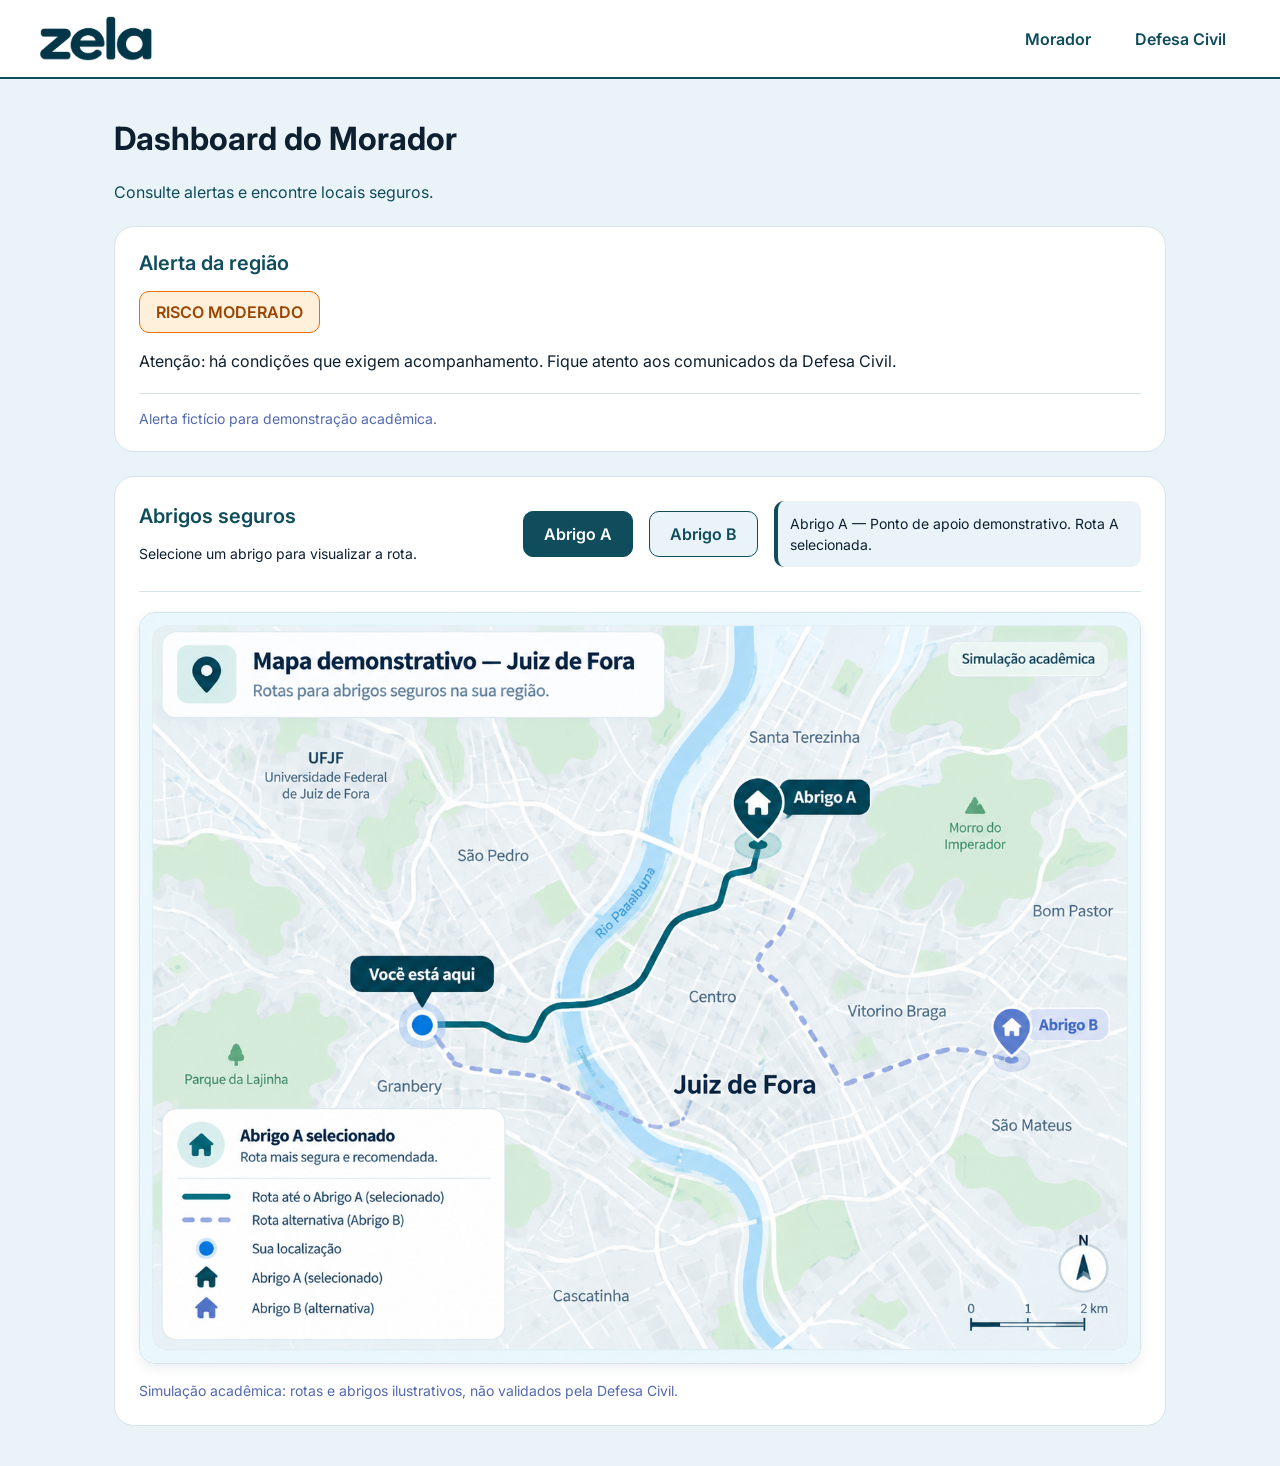
<file: index.html>
<!DOCTYPE html>
<html lang="pt-BR">
<head>
    <meta charset="UTF-8">
    <meta name="viewport" content="width=device-width, initial-scale=1.0">
    <title>ZELA - Dashboard do Morador</title>
    <link rel="preconnect" href="https://fonts.googleapis.com">
    <link rel="preconnect" href="https://fonts.gstatic.com" crossorigin>
    <link href="https://fonts.googleapis.com/css2?family=Inter:wght@400;500;600;700&display=swap" rel="stylesheet">
    <link rel="stylesheet" href="css/style.css">
</head>

<body>

    <header class="cabecalho">
    <a href="index.html" class="cabecalho__marca">
        <img src="img/logo-zela.png" alt="ZELA" class="cabecalho__logo">
    </a>

    <nav class="cabecalho__navegacao">
        <a href="index.html" class="cabecalho__link">Morador</a>
        <a href="autoridade.html" class="cabecalho__link">Defesa Civil</a>
    </nav>
</header>

    <main class="morador">

        <h1 class="morador__titulo">
            Dashboard do Morador
        </h1>

        <p class="morador__descricao">
            Consulte alertas e encontre locais seguros.
        </p>


        <section class="alerta">
            <h2 class="alerta__titulo">Alerta da região</h2>

            <p id="nivelRisco" class="alerta__nivel">
                RISCO MODERADO
            </p>

            <p id="mensagemAlerta" class="alerta__mensagem">
                Atenção: há condições que exigem acompanhamento.
                Fique atento aos comunicados da Defesa Civil.
            </p>

            <p class="alerta__aviso">
                Alerta fictício para demonstração acadêmica.
            </p>
        </section>
        
        <section class="rotas">

            <h2 class="abrigos__titulo">Abrigos seguros</h2>
            <p class="abrigos__descricao">
                Selecione um abrigo para visualizar a rota.
            </p>

            <button type="button" id="botaoAbrigoA" class="abrigos__botao abrigos__botao--selecionado"
            onclick="selecionarAbrigoA()">
                Abrigo A
            </button>

            <button type="button" id="botaoAbrigoB" class="abrigos__botao"
            onclick="selecionarAbrigoB()">
                Abrigo B
            </button>
            
            <p id="infoAbrigo" class="abrigos__informacao">
                Abrigo A — Ponto de apoio demonstrativo. Rota A selecionada.
            </p>

            <section class="mapa">

                <img
                    src="img/mapa-abrigo-a.png"
                    alt="Mapa demonstrativo com rota para o Abrigo A em Juiz de Fora"
                    id="imagemMapa"
                    class="mapa__imagem"
                >

                <p class="mapa__aviso">
                    Simulação acadêmica: rotas e abrigos ilustrativos,
                    não validados pela Defesa Civil.
                </p>
            </section>
        </section>



    </main>

    <script src="js/morador.js"></script>

</body>
</html>
</file>
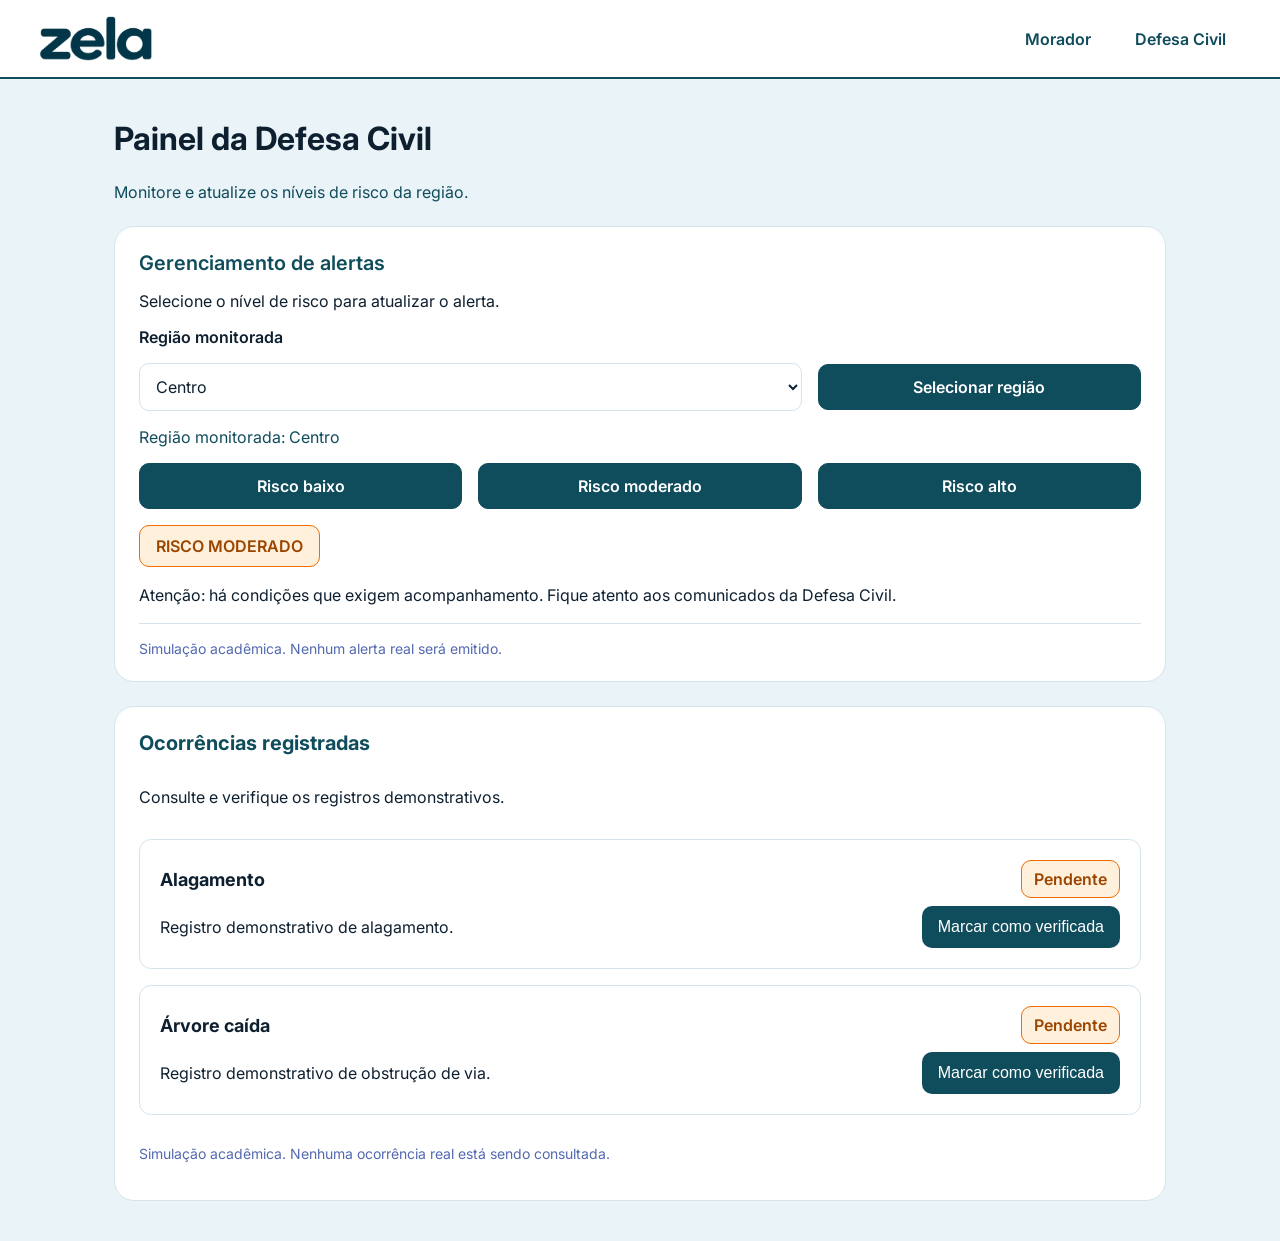
<file: autoridade.html>
<!DOCTYPE html>
<html lang="pt-BR">
<head>
    <meta charset="UTF-8">
    <meta name="viewport" content="width=device-width, initial-scale=1.0">
    <title>ZELA - Painel da Defesa Civil</title>
    <link rel="preconnect" href="https://fonts.googleapis.com">
    <link rel="preconnect" href="https://fonts.gstatic.com" crossorigin>
    <link href="https://fonts.googleapis.com/css2?family=Inter:wght@400;500;600;700&display=swap" rel="stylesheet">
    <link rel="stylesheet" href="css/style.css">
</head>

<body>

    <header class="cabecalho">
        <a href="index.html" class="cabecalho__marca">
            <img src="img/logo-zela.png" alt="ZELA" class="cabecalho__logo">
        </a>

        <nav class="cabecalho__navegacao">
            <a href="index.html" class="cabecalho__link">Morador</a>
            <a href="autoridade.html" class="cabecalho__link">Defesa Civil</a>
        </nav>
    </header>

    <main class="autoridade">

        <h1 class="autoridade__titulo">
            Painel da Defesa Civil
        </h1>

        <p class="autoridade__descricao">
            Monitore e atualize os níveis de risco da região.
        </p>

        <section class="gerenciamento">

            <h2 class="gerenciamento__titulo">
                Gerenciamento de alertas
            </h2>

            <p class="gerenciamento__descricao">
                Selecione o nível de risco para atualizar o alerta.
            </p>
            
            <label for="regiaoMonitorada" class="gerenciamento__rotulo">
                Região monitorada
            </label>

            <select id="regiaoMonitorada" class="gerenciamento__selecao">
                <option value="Centro">Centro</option>
                <option value="Zona Norte">Zona Norte</option>
                <option value="Zona Sul">Zona Sul</option>
            </select>

            <button type="button" class="gerenciamento__botao gerenciamento__confirmar" onclick="atualizarRegiao()">
                Selecionar região
            </button>

            <p id="mensagemRegiao" class="gerenciamento__regiao">
                Região monitorada: Centro
            </p>

            <button type="button" class="gerenciamento__botao" onclick="selecionarRisco('baixo')">
                Risco baixo
            </button>

            <button type="button" class="gerenciamento__botao" onclick="selecionarRisco('moderado')">
                Risco moderado
            </button>

            <button type="button" class="gerenciamento__botao" onclick="selecionarRisco('alto')">
                Risco alto
            </button>

            <p id="nivelRiscoAutoridade" class="gerenciamento__nivel">
                RISCO MODERADO
            </p>

            <p id="mensagemAlertaAutoridade" class="gerenciamento__mensagem">
                Atenção: há condições que exigem acompanhamento.
                Fique atento aos comunicados da Defesa Civil.
            </p>

            <p class="gerenciamento__aviso">
                Simulação acadêmica. Nenhum alerta real será emitido.
            </p>
        </section>

        <section class="ocorrencias">
            <h2>Ocorrências registradas</h2>
            <p>Consulte e verifique os registros demonstrativos.</p>

            <article class="ocorrencias__item">
                <h3>Alagamento</h3>

                <p id="statusOcorrencia1" class="ocorrencias__status ocorrencias__status--pendente">
                    Pendente
                </p>

                <p class="ocorrencias__descricao">
                Registro demonstrativo de alagamento.
                </p>

                <button id="botaoOcorrencia1" class="ocorrencias__botao" type="button"
                onclick="verificarOcorrencia(1)">
                    Marcar como verificada
                </button>
            </article>

            <article class="ocorrencias__item">
                <h3>Árvore caída</h3>

                <p id="statusOcorrencia2" class="ocorrencias__status ocorrencias__status--pendente">
                    Pendente
                </p>

                <p class="ocorrencias__descricao">
                    Registro demonstrativo de obstrução de via.
                </p>

                <button id="botaoOcorrencia2" class="ocorrencias__botao" type="button"
                onclick="verificarOcorrencia(2)">
                    Marcar como verificada
                </button>
            </article>

            <p class="ocorrencias__aviso">
                Simulação acadêmica. Nenhuma ocorrência real está sendo consultada.
            </p>
        </section>

    </main>

<script src="js/autoridade.js"></script>


</body>
</html>
</file>
<file: css/style.css>
* {
    box-sizing: border-box;
}

body {
    margin: 0;
    background: #EAF4F8;
    color: #0E2030;
    font-family: 'Inter', Arial, sans-serif;
}

/* CABEÇALHO */

.cabecalho {
    display: flex;
    align-items: center;
    justify-content: space-between;
    padding: 16px 40px;
    background: #FFFFFF;
    border-bottom: 2px solid #0F4C5C;
    gap: 20px;
}

.cabecalho__marca {
    display: inline-flex;
    align-items: center;
    text-decoration: none;
}

.cabecalho__logo {
    height: 45px;
    width: auto;
    display: block;
}

.cabecalho__navegacao {
    display: flex;
    align-items: center;
    gap: 16px;
}

.cabecalho__link {
    color: #0F4C5C;
    font-size: 16px;
    font-weight: 600;
    text-decoration: none;
    padding: 10px 14px;
    border-radius: 8px;
}

.cabecalho__link:hover {
    background: #EAF4F8;
}

/* DASHBOARD DO MORADOR */

.morador {
    max-width: 1100px;
    margin: 0 auto;
    padding: 40px 24px;
    display: grid;
    grid-template-columns: 1fr;
    gap: 24px;
}

.morador__titulo {
    color: #0E2030;
    font-size: 32px;
    font-weight: 700;
    margin: 0;
}

.morador__descricao {
    color: #0F4C5C;
    font-size: 16px;
    margin: 0;
}

/* ALERTA DA REGIÃO */

.alerta {
    background: #FFFFFF;
    border: 1px solid #D5E4EB;
    border-radius: 20px;
    padding: 24px;
}

.alerta__titulo {
    color: #0F4C5C;
    font-size: 20px;
    font-weight: 600;
    margin: 0 0 16px;
}

.alerta__mensagem {
    color: #0E2030;
    font-size: 16px;
    line-height: 1.5;
    margin: 0;
}

/* NÍVEL DE RISCO */

.alerta__nivel {
    display: inline-block;
    background: #FFF0DC;
    color: #9A4500;
    border: 1px solid #EF6C00;
    border-radius: 10px;
    padding: 10px 16px;
    font-size: 16px;
    font-weight: 600;
    margin: 0 0 16px;
}

.alerta__aviso {
    color: #5369B0;
    font-size: 14px;
    border-top: 1px solid #D5E4EB;
    padding-top: 16px;
    margin: 20px 0 0;
}

/* CARD DE ROTAS E ABRIGOS */

.rotas {
    display: grid;
    grid-template-columns: 2fr auto auto 2fr;
    align-items: center;
    column-gap: 16px;
    row-gap: 8px;
    background: #FFFFFF;
    border: 1px solid #D5E4EB;
    border-radius: 20px;
    padding: 24px;
}

/* TÍTULO E DESCRIÇÃO DOS ABRIGOS */

.abrigos__titulo {
    grid-column: 1;
    grid-row: 1;
    color: #0F4C5C;
    font-size: 20px;
    font-weight: 600;
    margin: 0;
}

.abrigos__descricao {
    grid-column: 1;
    grid-row: 2;
    color: #0E2030;
    font-size: 14px;
    line-height: 1.5;
    margin: 0;
}

/* BOTÕES DOS ABRIGOS */

.abrigos__botao {
    background: #EAF4F8;
    color: #0F4C5C;
    border: 1px solid #0F4C5C;
    border-radius: 10px;
    padding: 12px 20px;
    font-family: inherit;
    font-size: 16px;
    font-weight: 600;
    cursor: pointer;
}

.abrigos__botao:hover {
    background: #D5E4EB;
}

.abrigos__botao--selecionado {
    background: #0F4C5C;
    color: #FFFFFF;
}

.abrigos__botao--selecionado:hover {
    background: #0E2030;
}

#botaoAbrigoA {
    grid-column: 2;
    grid-row: 1 / 3;
}

#botaoAbrigoB {
    grid-column: 3;
    grid-row: 1 / 3;
}

/* INFORMAÇÃO DO ABRIGO SELECIONADO */

.abrigos__informacao {
    grid-column: 4;
    grid-row: 1 / 3;
    background: #EAF4F8;
    border-left: 4px solid #0F4C5C;
    border-radius: 10px;
    padding: 12px;
    color: #0E2030;
    font-size: 14px;
    line-height: 1.5;
    margin: 0;
}

/* MAPA DE ROTAS */

.mapa {
    grid-column: 1 / -1;
    border-top: 1px solid #D5E4EB;
    padding-top: 20px;
    margin-top: 16px;
}

.mapa__imagem {
    width: 100%;
    max-width: 1150px;
    display: block;
    margin: 0 auto;
    border: 1px solid #D5E4EB;
    border-radius: 16px;
    box-shadow: 0 4px 12px rgba(14, 32, 48, 0.08);
}

.mapa__aviso {
    color: #5369B0;
    font-size: 14px;
    line-height: 1.5;
    margin: 16px 0 0;
}

/* PAINEL DA DEFESA CIVIL */

.autoridade {
    max-width: 1100px;
    margin: 0 auto;
    padding: 40px 24px;
    display: grid;
    gap: 24px;
}

.autoridade__titulo {
    color: #0E2030;
    font-size: 32px;
    font-weight: 700;
    margin: 0;
}

.autoridade__descricao {
    color: #0F4C5C;
    font-size: 16px;
    margin: 0;
}

/* GERENCIAMENTO DE ALERTAS */

.gerenciamento {
    background: #FFFFFF;
    border: 1px solid #D5E4EB;
    border-radius: 20px;
    padding: 24px;

    display: grid;
    grid-template-columns: 1fr 1fr 1fr;
    gap: 16px;
    align-items: center;
}

.gerenciamento__titulo {
    color: #0F4C5C;
    font-size: 20px;
    font-weight: 600;
    margin: 0;
}

.gerenciamento__descricao {
    color: #0E2030;
    font-size: 16px;
    margin: 0;
}

.gerenciamento__rotulo {
    grid-column: 1 / -1;
    font-size: 16px;
    font-weight: 600;
    color: #0E2030;
}

.gerenciamento__selecao {
    grid-column: 1 / 3;
    padding: 12px;
    font-size: 16px;
    font-family: inherit;
    border: 1px solid #D5E4EB;
    border-radius: 10px;
    background: #FFFFFF;
    color: #0E2030;
}

.gerenciamento__confirmar {
    grid-column: 3;
}

.gerenciamento__regiao {
    grid-column: 1 / -1;
    margin: 0;
    color: #0F4C5C;
}

/* BOTÕES DE RISCO */

.gerenciamento__botao {
    background: #0F4C5C;
    color: #FFFFFF;
    border: 1px solid #0F4C5C;
    border-radius: 10px;
    padding: 12px 20px;
    font-family: inherit;
    font-size: 16px;
    font-weight: 600;
    cursor: pointer;
}

.gerenciamento__botao:hover {
    background: #0E2030;
}

/* ALERTA SELECIONADO */

.gerenciamento__nivel {
    background: #FFF0DC;
    color: #9A4500;
    border: 1px solid #EF6C00;
    border-radius: 10px;
    padding: 10px 16px;
    font-size: 16px;
    font-weight: 600;
    margin: 0;
}

.gerenciamento__mensagem {
    color: #0E2030;
    font-size: 16px;
    line-height: 1.5;
    margin: 0;
}

.gerenciamento__aviso {
    color: #5369B0;
    font-size: 14px;
    border-top: 1px solid #D5E4EB;
    padding-top: 16px;
    margin: 0;
    width: 100%;
}

.gerenciamento__titulo,
.gerenciamento__descricao,
.gerenciamento__nivel,
.gerenciamento__mensagem,
.gerenciamento__aviso {
    grid-column: 1 / -1;
}

.gerenciamento__nivel {
    justify-self: start;
}

.gerenciamento__nivel--baixo {
    background: #FFF8DB;
    color: #705400;
    border: 1px solid #F9A825;
}

.gerenciamento__nivel--moderado {
    background: #FFF0DC;
    color: #9A4500;
    border: 1px solid #EF6C00;
}

.gerenciamento__nivel--alto {
    background: #FCE8E8;
    color: #A31E1E;
    border: 1px solid #C62828;
}

/* OCORRÊNCIAS */

.ocorrencias {
    background: #FFFFFF;
    border: 1px solid #D5E4EB;
    border-radius: 20px;
    padding: 24px;

    display: grid;
    gap: 16px;
}

.ocorrencias h2 {
    color: #0F4C5C;
    font-size: 20px;
}

.ocorrencias__item {
    display: grid;
    grid-template-columns: 1fr auto;
    align-items: center;
    gap: 8px 12px;

    border: 1px solid #D5E4EB;
    border-radius: 12px;
    padding: 20px;
}

.ocorrencias__item h3 {
    font-size: 18px;
    color: #0E2030;
}

.ocorrencias__descricao {
    grid-column: 1;
    margin: 0;
}

.ocorrencias__status {
    grid-column: 2;
    padding: 8px 12px;
    border-radius: 10px;
    font-weight: 600;
    justify-self: end;
    margin: 0;
}

.ocorrencias__status--pendente {
    background: #FFF0DC;
    color: #9A4500;
    border: 1px solid #EF6C00;
}

.ocorrencias__status--verificada {
    background: #E7F5E8;
    color: #2E7D32;
    border: 1px solid #2E7D32;
}

.ocorrencias__botao {
    grid-column: 2;
    background: #0F4C5C;
    color: #FFFFFF;
    border: none;
    border-radius: 10px;
    padding: 12px 16px;
    font-size: 16px;
    cursor: pointer;
}

.ocorrencias__aviso {
    font-size: 14px;
    color: #5369B0;
}

.ocorrencias h2,
.ocorrencias__item h3 {
    margin: 0;
}
</file>
